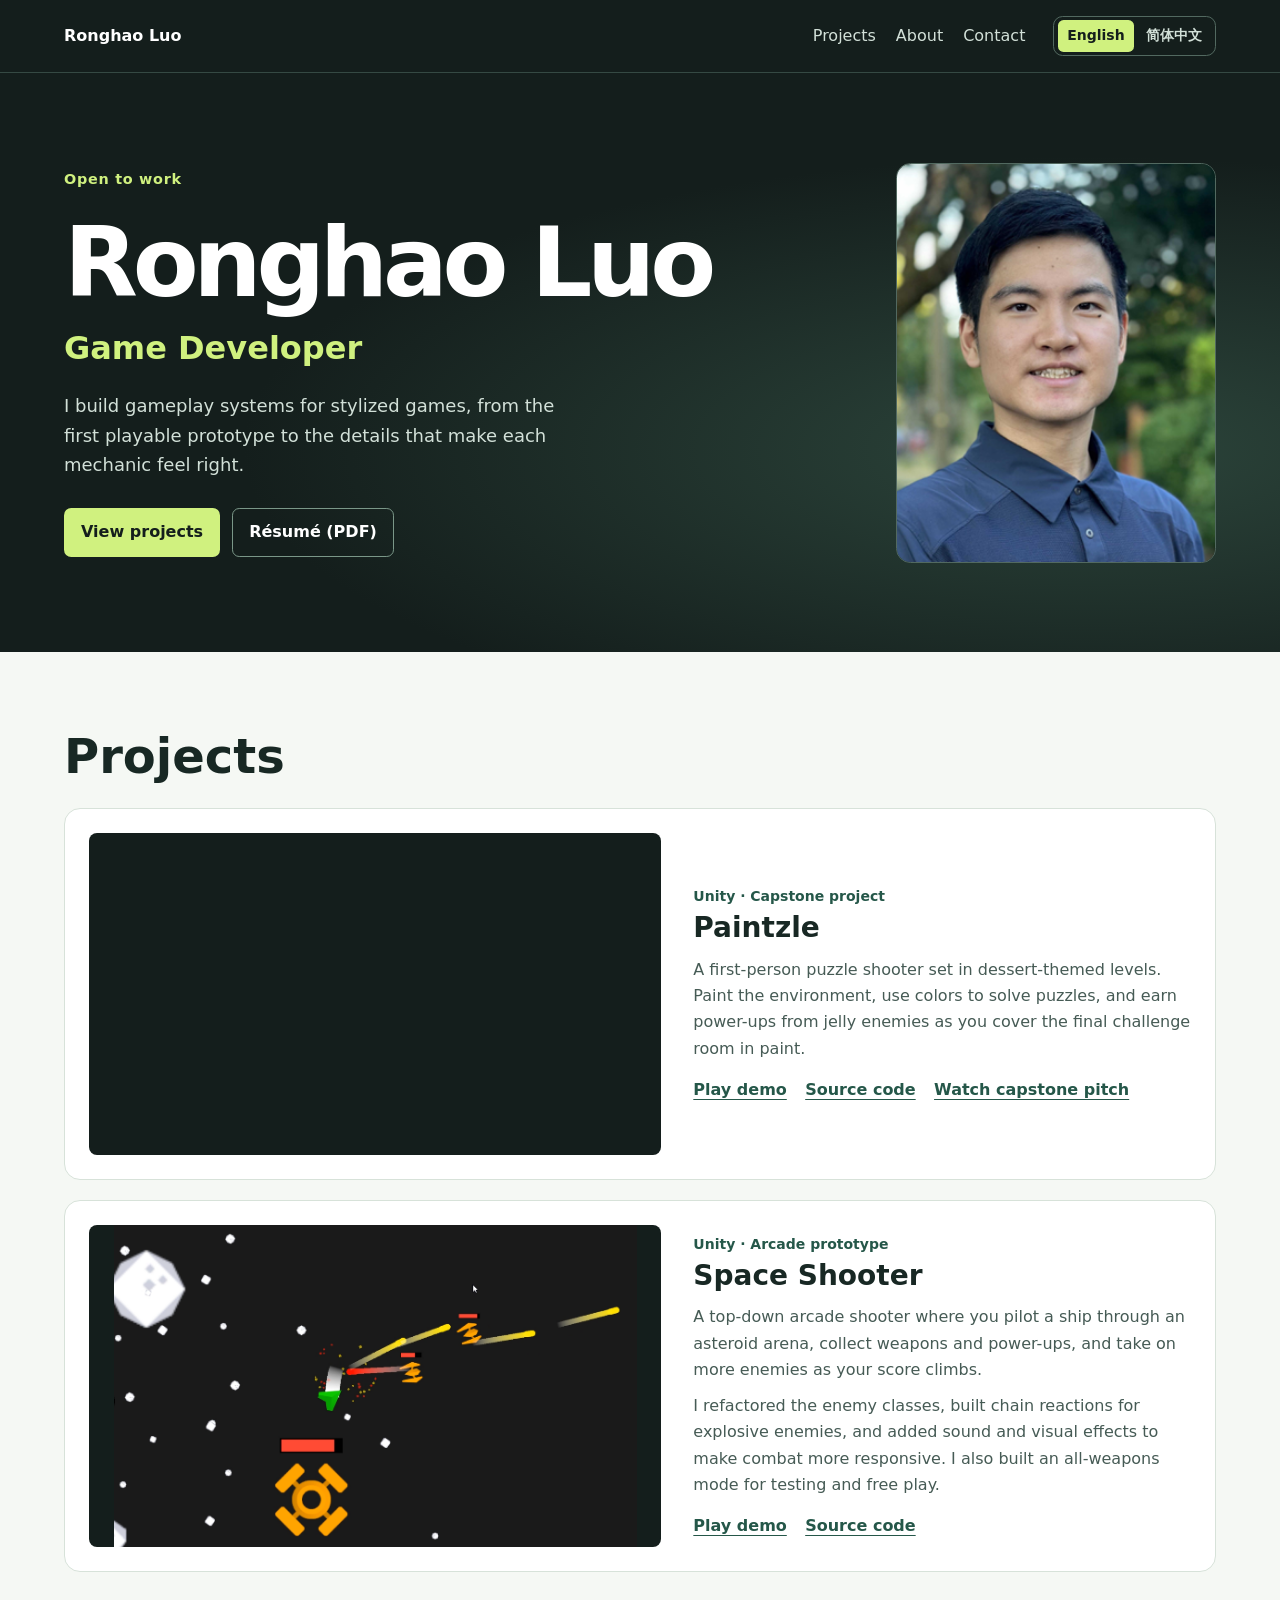
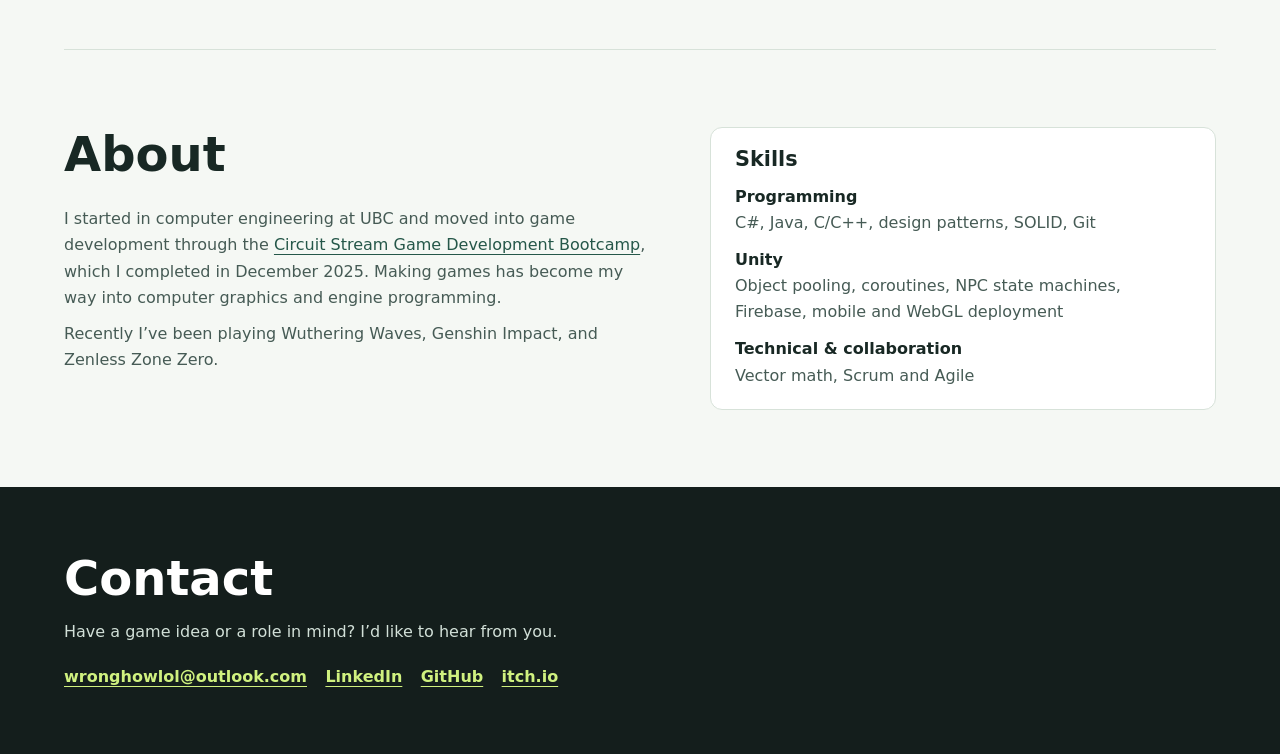
<file: index.html>
<!doctype html>
<html lang="en">
<head>
  <meta charset="utf-8">
  <meta name="viewport" content="width=device-width, initial-scale=1">
  <meta name="description" content="Game development portfolio of Ronghao Luo, featuring playable Unity projects, gameplay systems, and prototypes.">
  <meta name="theme-color" content="#141e1c">
  <title>Ronghao Luo | Game Developer</title>
  <link rel="canonical" href="https://ronghaoluo.github.io/">
  <link rel="alternate" hreflang="en" href="https://ronghaoluo.github.io/">
  <link rel="alternate" hreflang="zh-Hans" href="https://ronghaoluo.github.io/zh/">
  <link rel="alternate" hreflang="x-default" href="https://ronghaoluo.github.io/">
  <link rel="stylesheet" href="./assets/css/site.css">
</head>
<body>
  <a class="skip-link" href="#main">Skip to content</a>
  <header class="site-header">
    <div class="wrap header-inner">
      <a class="wordmark" href="./">Ronghao Luo</a>
      <nav class="section-nav">
        <a href="#projects">Projects</a>
        <a href="#about">About</a>
        <a href="#contact">Contact</a>
      </nav>
      <nav class="language-nav" aria-label="Language">
        <a href="./" lang="en" hreflang="en" aria-current="page">English</a>
        <a href="./zh/" lang="zh-Hans" hreflang="zh-Hans">简体中文</a>
      </nav>
    </div>
  </header>

  <main id="main">
    <section class="hero" aria-labelledby="intro-title">
      <div class="wrap hero-inner">
        <div class="hero-copy">
          <p class="availability">Open to work</p>
          <h1 id="intro-title">Ronghao Luo</h1>
          <p class="role">Game Developer</p>
          <p class="intro">I build gameplay systems for stylized games, from the first playable prototype to the details that make each mechanic feel right.</p>
          <div class="actions">
            <a class="button button-primary" href="#projects">View projects</a>
            <a class="button button-outline" href="./assets/Ronghao_Luo_Tailored_Resume_2025.pdf">Résumé (PDF)</a>
          </div>
        </div>
        <img class="portrait" src="./assets/images/portrait.png" alt="Portrait of Ronghao Luo">
      </div>
    </section>

    <section class="wrap section" id="projects" aria-labelledby="projects-title">
      <h2 id="projects-title">Projects</h2>
      <div class="projects">
        <article class="project">
          <iframe class="project-media" src="https://www.youtube-nocookie.com/embed/_hhYzD9ohbM" title="Paintzle gameplay showcase" loading="lazy" allowfullscreen></iframe>
          <div class="project-copy">
            <p class="project-type">Unity · Capstone project</p>
            <h3>Paintzle</h3>
            <p>A first-person puzzle shooter set in dessert-themed levels. Paint the environment, use colors to solve puzzles, and earn power-ups from jelly enemies as you cover the final challenge room in paint.</p>
            <div class="project-links">
              <a href="https://ronghaoluo.itch.io/paintzle">Play demo</a>
              <a href="https://github.com/RonghaoLuo/Paintzle">Source code</a>
              <a href="https://www.youtube.com/watch?v=FOqonV599yQ&t=808s">Watch capstone pitch</a>
            </div>
          </div>
        </article>

        <article class="project">
          <img class="project-media" src="./assets/images/space_shooter.png" alt="Space Shooter gameplay in an asteroid arena" loading="lazy">
          <div class="project-copy">
            <p class="project-type">Unity · Arcade prototype</p>
            <h3>Space Shooter</h3>
            <p>A top-down arcade shooter where you pilot a ship through an asteroid arena, collect weapons and power-ups, and take on more enemies as your score climbs.</p>
            <p>I refactored the enemy classes, built chain reactions for explosive enemies, and added sound and visual effects to make combat more responsive. I also built an all-weapons mode for testing and free play.</p>
            <div class="project-links">
              <a href="https://ronghaoluo.itch.io/space-shooter">Play demo</a>
              <a href="https://github.com/RonghaoLuo/Space-Shooter">Source code</a>
            </div>
          </div>
        </article>
      </div>
    </section>

    <section class="wrap section about" id="about" aria-labelledby="about-title">
      <div>
        <h2 id="about-title">About</h2>
        <p>I started in computer engineering at UBC and moved into game development through the <a href="https://www.circuitstream.com/bootcamp/game-development">Circuit Stream Game Development Bootcamp</a>, which I completed in December 2025. Making games has become my way into computer graphics and engine programming.</p>
        <p>Recently I’ve been playing Wuthering Waves, Genshin Impact, and Zenless Zone Zero.</p>
      </div>
      <div class="skills">
        <h3>Skills</h3>
        <dl>
          <dt>Programming</dt>
          <dd>C#, Java, C/C++, design patterns, SOLID, Git</dd>
          <dt>Unity</dt>
          <dd>Object pooling, coroutines, NPC state machines, Firebase, mobile and WebGL deployment</dd>
          <dt>Technical & collaboration</dt>
          <dd>Vector math, Scrum and Agile</dd>
        </dl>
      </div>
    </section>
  </main>

  <footer id="contact" class="site-footer">
    <div class="wrap footer-inner">
      <h2>Contact</h2>
      <p>Have a game idea or a role in mind? I’d like to hear from you.</p>
      <div class="contact-links">
        <a href="mailto:wronghowlol@outlook.com">wronghowlol@outlook.com</a>
        <a href="https://www.linkedin.com/in/ronghao-luo-a71248355/">LinkedIn</a>
        <a href="https://github.com/RonghaoLuo">GitHub</a>
        <a href="https://ronghaoluo.itch.io/">itch.io</a>
      </div>
    </div>
  </footer>
</body>
</html>
</file>
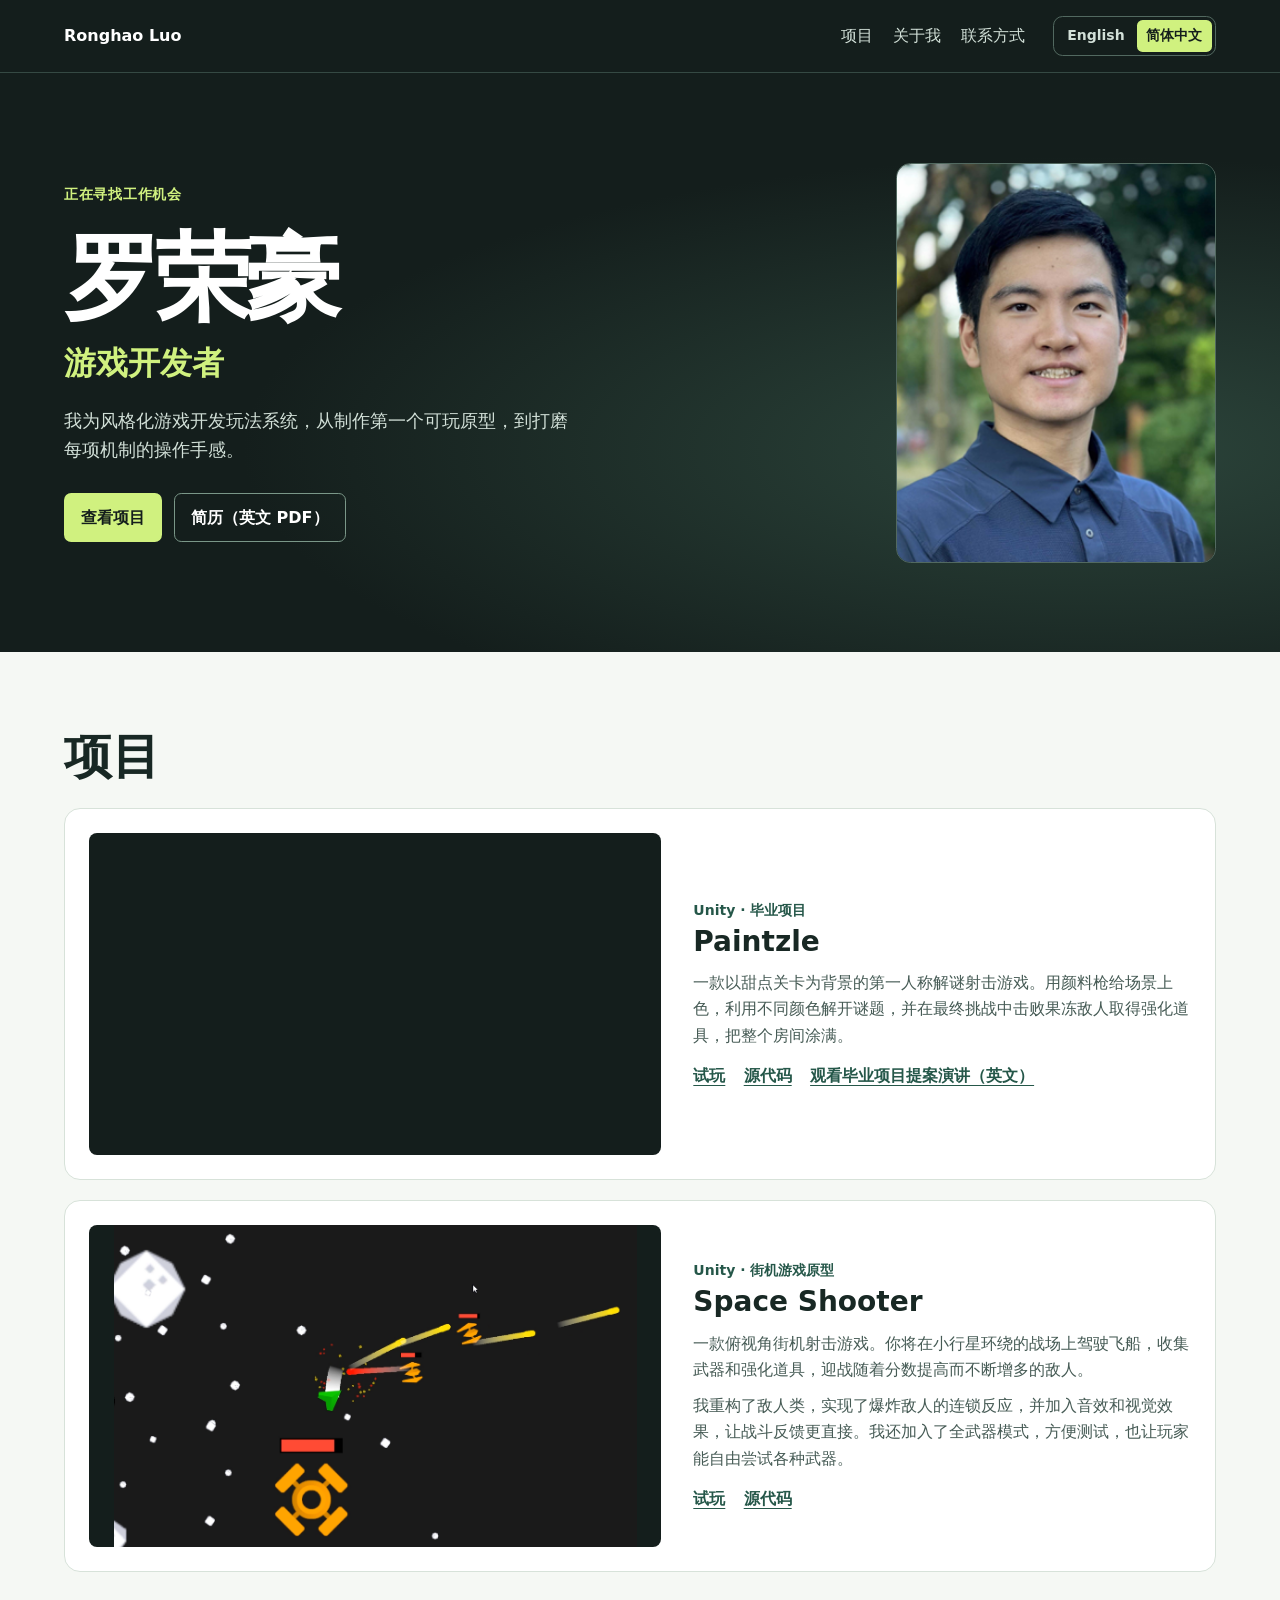
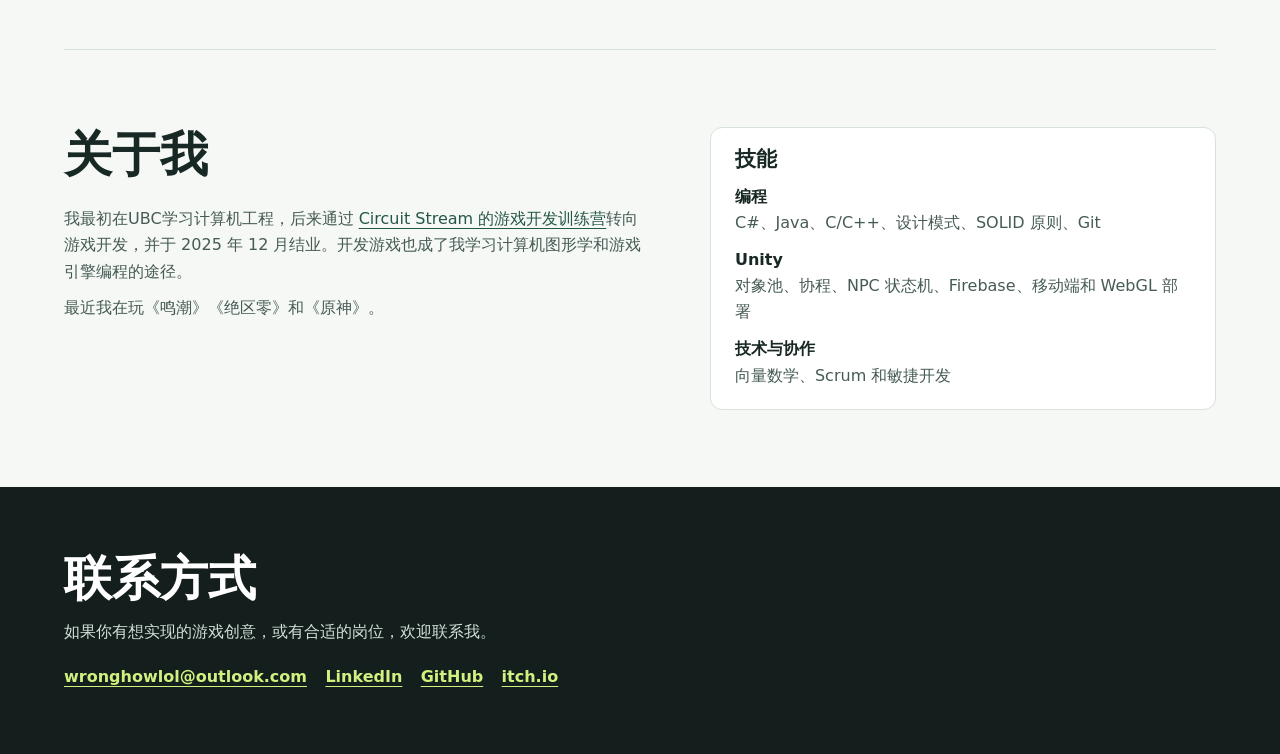
<file: zh/index.html>
<!doctype html>
<html lang="zh-Hans">
<head>
  <meta charset="utf-8">
  <meta name="viewport" content="width=device-width, initial-scale=1">
  <meta name="description" content="Ronghao Luo 的游戏开发作品集，展示可试玩的 Unity 项目、玩法系统和游戏原型。">
  <meta name="theme-color" content="#141e1c">
  <title>罗荣豪 | 游戏开发作品集</title>
  <link rel="canonical" href="https://ronghaoluo.github.io/zh/">
  <link rel="alternate" hreflang="en" href="https://ronghaoluo.github.io/">
  <link rel="alternate" hreflang="zh-Hans" href="https://ronghaoluo.github.io/zh/">
  <link rel="alternate" hreflang="x-default" href="https://ronghaoluo.github.io/">
  <link rel="stylesheet" href="../assets/css/site.css">
</head>
<body>
  <a class="skip-link" href="#main">跳到主要内容</a>
  <header class="site-header">
    <div class="wrap header-inner">
      <a class="wordmark" href="../zh/">Ronghao Luo</a>
      <nav class="section-nav">
        <a href="#projects">项目</a>
        <a href="#about">关于我</a>
        <a href="#contact">联系方式</a>
      </nav>
      <nav class="language-nav" aria-label="语言">
        <a href="../" lang="en" hreflang="en">English</a>
        <a href="../zh/" lang="zh-Hans" hreflang="zh-Hans" aria-current="page">简体中文</a>
      </nav>
    </div>
  </header>

  <main id="main">
    <section class="hero" aria-labelledby="intro-title">
      <div class="wrap hero-inner">
        <div class="hero-copy">
          <p class="availability">正在寻找工作机会</p>
          <h1 id="intro-title">罗荣豪</h1>
          <p class="role">游戏开发者</p>
          <p class="intro">我为风格化游戏开发玩法系统，从制作第一个可玩原型，到打磨每项机制的操作手感。</p>
          <div class="actions">
            <a class="button button-primary" href="#projects">查看项目</a>
            <a class="button button-outline" href="../assets/Ronghao_Luo_Tailored_Resume_2025.pdf">简历（英文 PDF）</a>
          </div>
        </div>
        <img class="portrait" src="../assets/images/portrait.png" alt="Ronghao Luo 的肖像">
      </div>
    </section>

    <section class="wrap section" id="projects" aria-labelledby="projects-title">
      <h2 id="projects-title">项目</h2>
      <div class="projects">
        <article class="project">
          <iframe class="project-media" src="https://www.youtube-nocookie.com/embed/_hhYzD9ohbM" title="Paintzle 玩法演示" loading="lazy" allowfullscreen></iframe>
          <div class="project-copy">
            <p class="project-type">Unity · 毕业项目</p>
            <h3>Paintzle</h3>
            <p>一款以甜点关卡为背景的第一人称解谜射击游戏。用颜料枪给场景上色，利用不同颜色解开谜题，并在最终挑战中击败果冻敌人取得强化道具，把整个房间涂满。</p>
            <div class="project-links">
              <a href="https://ronghaoluo.itch.io/paintzle">试玩</a>
              <a href="https://github.com/RonghaoLuo/Paintzle">源代码</a>
              <a href="https://www.youtube.com/watch?v=FOqonV599yQ&t=808s">观看毕业项目提案演讲（英文）</a>
            </div>
          </div>
        </article>

        <article class="project">
          <img class="project-media" src="../assets/images/space_shooter.png" alt="Space Shooter 中的小行星战场截图" loading="lazy">
          <div class="project-copy">
            <p class="project-type">Unity · 街机游戏原型</p>
            <h3>Space Shooter</h3>
            <p>一款俯视角街机射击游戏。你将在小行星环绕的战场上驾驶飞船，收集武器和强化道具，迎战随着分数提高而不断增多的敌人。</p>
            <p>我重构了敌人类，实现了爆炸敌人的连锁反应，并加入音效和视觉效果，让战斗反馈更直接。我还加入了全武器模式，方便测试，也让玩家能自由尝试各种武器。</p>
            <div class="project-links">
              <a href="https://ronghaoluo.itch.io/space-shooter">试玩</a>
              <a href="https://github.com/RonghaoLuo/Space-Shooter">源代码</a>
            </div>
          </div>
        </article>
      </div>
    </section>

    <section class="wrap section about" id="about" aria-labelledby="about-title">
      <div>
        <h2 id="about-title">关于我</h2>
        <p>我最初在UBC学习计算机工程，后来通过 <a href="https://www.circuitstream.com/bootcamp/game-development">Circuit Stream 的游戏开发训练营</a>转向游戏开发，并于 2025 年 12 月结业。开发游戏也成了我学习计算机图形学和游戏引擎编程的途径。</p>
        <p>最近我在玩《鸣潮》《绝区零》和《原神》。</p>
      </div>
      <div class="skills">
        <h3>技能</h3>
        <dl>
          <dt>编程</dt>
          <dd>C#、Java、C/C++、设计模式、SOLID 原则、Git</dd>
          <dt>Unity</dt>
          <dd>对象池、协程、NPC 状态机、Firebase、移动端和 WebGL 部署</dd>
          <dt>技术与协作</dt>
          <dd>向量数学、Scrum 和敏捷开发</dd>
        </dl>
      </div>
    </section>
  </main>

  <footer id="contact" class="site-footer">
    <div class="wrap footer-inner">
      <h2>联系方式</h2>
      <p>如果你有想实现的游戏创意，或有合适的岗位，欢迎联系我。</p>
      <div class="contact-links">
        <a href="mailto:wronghowlol@outlook.com">wronghowlol@outlook.com</a>
        <a href="https://www.linkedin.com/in/ronghao-luo-a71248355/">LinkedIn</a>
        <a href="https://github.com/RonghaoLuo">GitHub</a>
        <a href="https://ronghaoluo.itch.io/">itch.io</a>
      </div>
    </div>
  </footer>
</body>
</html>
</file>
<file: assets/css/site.css>
:root {
  color-scheme: light;
  --ink: #182824;
  --muted: #465b55;
  --paper: #f5f8f4;
  --white: #fff;
  --line: #d7e2d9;
  --dark: #141e1c;
  --light-text: #d2e0d8;
  --accent: #d0f17f;
  --link: #255749;
  font-family: "Segoe UI", system-ui, sans-serif;
}

*, *::before, *::after { box-sizing: border-box; }

html { scroll-padding-top: 1rem; }

body {
  margin: 0;
  background: var(--paper);
  color: var(--ink);
  font-size: 1rem;
  line-height: 1.65;
}

:lang(zh-Hans) {
  font-family: "Segoe UI", "Microsoft YaHei", "PingFang SC", "Noto Sans CJK SC", system-ui, sans-serif;
}

h1, h2, h3, p { margin: 0; }

h1, h2, h3 {
  line-height: 1.15;
  text-wrap: balance;
}

h2 { font-size: clamp(2rem, 4vw, 3rem); }

a {
  color: var(--link);
  text-decoration-thickness: 0.08em;
  text-underline-offset: 0.22em;
}

a:hover { text-decoration-thickness: 0.14em; }

a:focus-visible {
  outline: 2px solid currentColor;
  outline-offset: 4px;
}

.wrap {
  width: min(72rem, calc(100% - 3rem));
  margin-inline: auto;
}

.skip-link {
  position: absolute;
  z-index: 1;
  inset: 0 auto auto 1rem;
  padding: 0.5rem 1rem;
  transform: translateY(-150%);
  background: var(--white);
}

.skip-link:focus { transform: translateY(0.5rem); }

.site-header, .hero, .site-footer {
  color: var(--white);
  background-color: var(--dark);
}

.header-inner, .section-nav, .language-nav, .actions, .project-links, .contact-links {
  display: flex;
  flex-wrap: wrap;
  align-items: center;
}

.header-inner {
  min-height: 4.5rem;
  gap: 0.5rem 1.75rem;
  padding-block: 0.65rem;
}

.site-header { border-bottom: 1px solid #354943; }

.site-header a {
  color: var(--light-text);
  text-decoration: none;
}

.site-header a:hover { color: var(--white); }

.site-header .wordmark {
  margin-inline-end: auto;
  color: var(--white);
  font-weight: 750;
}

.section-nav { gap: 0.5rem 1.25rem; }

.language-nav {
  gap: 0.15rem;
  padding: 0.2rem;
  border: 1px solid #526960;
  border-radius: 0.6rem;
}

.language-nav a {
  padding: 0.25rem 0.6rem;
  border-radius: 0.35rem;
  font-size: 0.875rem;
  font-weight: 600;
}

.language-nav a[aria-current="page"] {
  background-color: var(--accent);
  color: var(--dark);
}

.hero {
  background-image: radial-gradient(ellipse at 85% 65%, #2c453b, transparent 55%);
}

.hero-inner {
  display: grid;
  grid-template-columns: minmax(0, 1fr) minmax(12rem, 20rem);
  align-items: center;
  gap: clamp(2rem, 6vw, 6rem);
  padding-block: clamp(3rem, 7vw, 6.5rem);
}

.availability {
  margin-bottom: 1rem;
  color: var(--accent);
  font-size: 0.9rem;
  font-weight: 700;
  letter-spacing: 0.05em;
}

h1 {
  font-size: clamp(2.75rem, 8.5vw, 6rem);
  letter-spacing: -0.055em;
}

.role {
  margin-top: 0.25rem;
  color: var(--accent);
  font-size: clamp(1.35rem, 3vw, 2rem);
  font-weight: 600;
}

.intro {
  max-width: 32rem;
  margin-top: 1rem;
  color: var(--light-text);
  font-size: 1.125rem;
}

.actions { gap: 0.75rem; margin-top: 1.75rem; }

.button {
  padding: 0.65rem 1rem;
  border: 1px solid transparent;
  border-radius: 0.45rem;
  font-weight: 650;
  text-decoration: none;
}

.button:hover { text-decoration: underline; }
.button:focus-visible { outline-color: var(--white); }
.button-primary { background-color: var(--accent); color: var(--dark); }
.button-outline { border-color: #7a9788; color: var(--white); }

.portrait {
  display: block;
  width: 100%;
  aspect-ratio: 4 / 5;
  object-fit: cover;
  object-position: center 35%;
  border: 1px solid #526960;
  border-radius: 0.9rem;
}

.section { padding-block: clamp(2.5rem, 6vw, 5rem); }
.section h2 { margin-bottom: 1.5rem; }

.projects { display: grid; gap: 1.25rem; }

.project {
  display: grid;
  grid-template-columns: minmax(0, 1.15fr) minmax(0, 1fr);
  align-items: center;
  gap: clamp(1rem, 3vw, 2rem);
  padding: clamp(0.85rem, 2.5vw, 1.5rem);
  border: 1px solid var(--line);
  border-radius: 1rem;
  background: var(--white);
}

.project-media {
  display: block;
  width: 100%;
  aspect-ratio: 16 / 9;
  object-fit: contain;
  border: 0;
  border-radius: 0.5rem;
  background: var(--dark);
}

.project-copy h3 { margin-block: 0.25rem 0.75rem; font-size: 1.75rem; }

.project-copy p, .about p, .skills dd { color: var(--muted); }
.project-copy p + p, .about p + p { margin-top: 0.6rem; }

.project-copy .project-type { color: var(--link); font-size: 0.875rem; font-weight: 700; }

.project-links, .contact-links { gap: 0.4rem 1.15rem; font-weight: 650; }
.project-links { margin-top: 0.9rem; }

.about {
  display: grid;
  grid-template-columns: minmax(0, 1.15fr) minmax(0, 1fr);
  gap: clamp(1.5rem, 5vw, 4rem);
  border-top: 1px solid var(--line);
}

.skills {
  padding: 1.25rem 1.5rem;
  border: 1px solid var(--line);
  border-radius: 0.75rem;
  background: var(--white);
}

.skills h3 { font-size: 1.3rem; }
.skills dl { margin: 0.75rem 0 0; }
.skills dt { font-weight: 700; }
.skills dd { margin: 0 0 0.65rem; }
.skills dd:last-child { margin-bottom: 0; }

.footer-inner { padding-block: clamp(2.5rem, 5vw, 4rem); }
.site-footer p { margin-block: 0.8rem 1.15rem; color: var(--light-text); }
.site-footer a { color: var(--accent); }

@media (max-width: 46rem) {
  .header-inner { justify-content: space-between; }
  .section-nav { order: 1; width: 100%; }
  .hero-inner { grid-template-columns: 1fr; }
  .portrait { max-width: 14rem; }
  .project, .about { grid-template-columns: 1fr; }
}

@media (max-width: 25rem) {
  .wrap { width: calc(100% - 2rem); }
  .header-inner { column-gap: 0.5rem; }
  .language-nav a { padding-inline: 0.45rem; }
}
</file>
